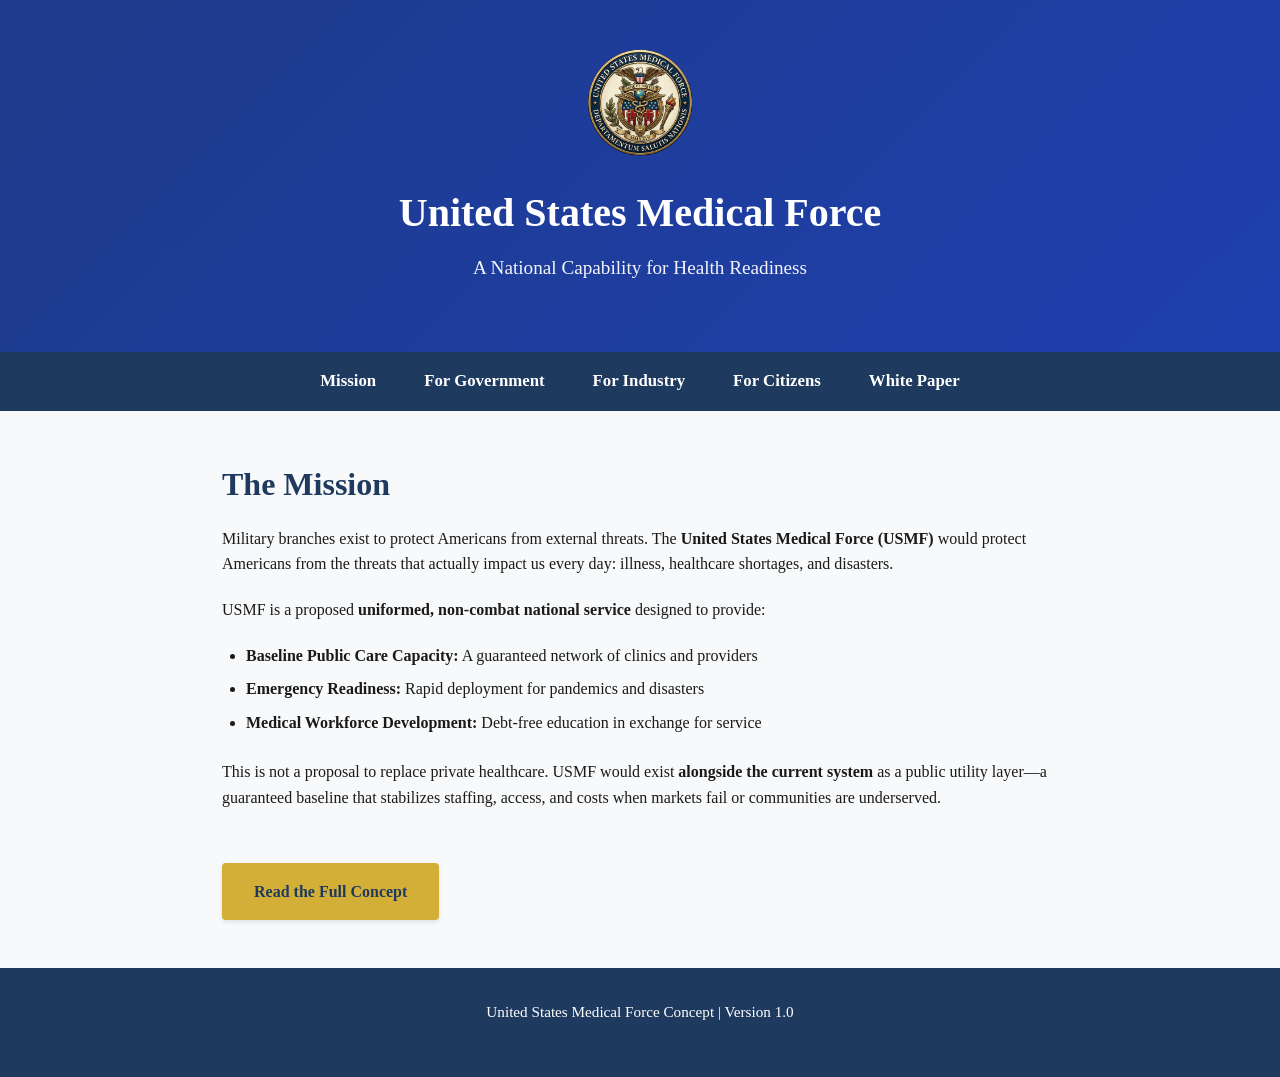
<file: index.html>
<!DOCTYPE html>
<html lang="en">
<head>
    <meta charset="UTF-8">
    <meta name="viewport" content="width=device-width, initial-scale=1.0">
    <title>United States Medical Force - Home</title>
    <link rel="stylesheet" href="style.css">
</head>
<body>
    <header>
        <img src="images/3a890a33-f6cd-41ff-a49e-1f7296e0773b.jpeg" alt="USMF Seal" class="seal">
        <h1>United States Medical Force</h1>
        <p class="tagline">A National Capability for Health Readiness</p>
    </header>

    <nav>
        <a href="index.html">Mission</a>
        <a href="government.html">For Government</a>
        <a href="industry.html">For Industry</a>
        <a href="citizens.html">For Citizens</a>
        <a href="whitepaper.html">White Paper</a>
    </nav>

    <div class="container">
        <h2>The Mission</h2>
        <p>Military branches exist to protect Americans from external threats. The <strong>United States Medical Force (USMF)</strong> would protect Americans from the threats that actually impact us every day: illness, healthcare shortages, and disasters.</p>

        <p>USMF is a proposed <strong>uniformed, non-combat national service</strong> designed to provide:</p>
        <ul>
            <li><strong>Baseline Public Care Capacity:</strong> A guaranteed network of clinics and providers</li>
            <li><strong>Emergency Readiness:</strong> Rapid deployment for pandemics and disasters</li>
            <li><strong>Medical Workforce Development:</strong> Debt-free education in exchange for service</li>
        </ul>

        <p>This is not a proposal to replace private healthcare. USMF would exist <strong>alongside the current system</strong> as a public utility layer—a guaranteed baseline that stabilizes staffing, access, and costs when markets fail or communities are underserved.</p>

        <a href="whitepaper.html" class="cta">Read the Full Concept</a>
    </div>

    <footer>
        <p>United States Medical Force Concept | Version 1.0</p>
    </footer>
</body>
</html>
</file>
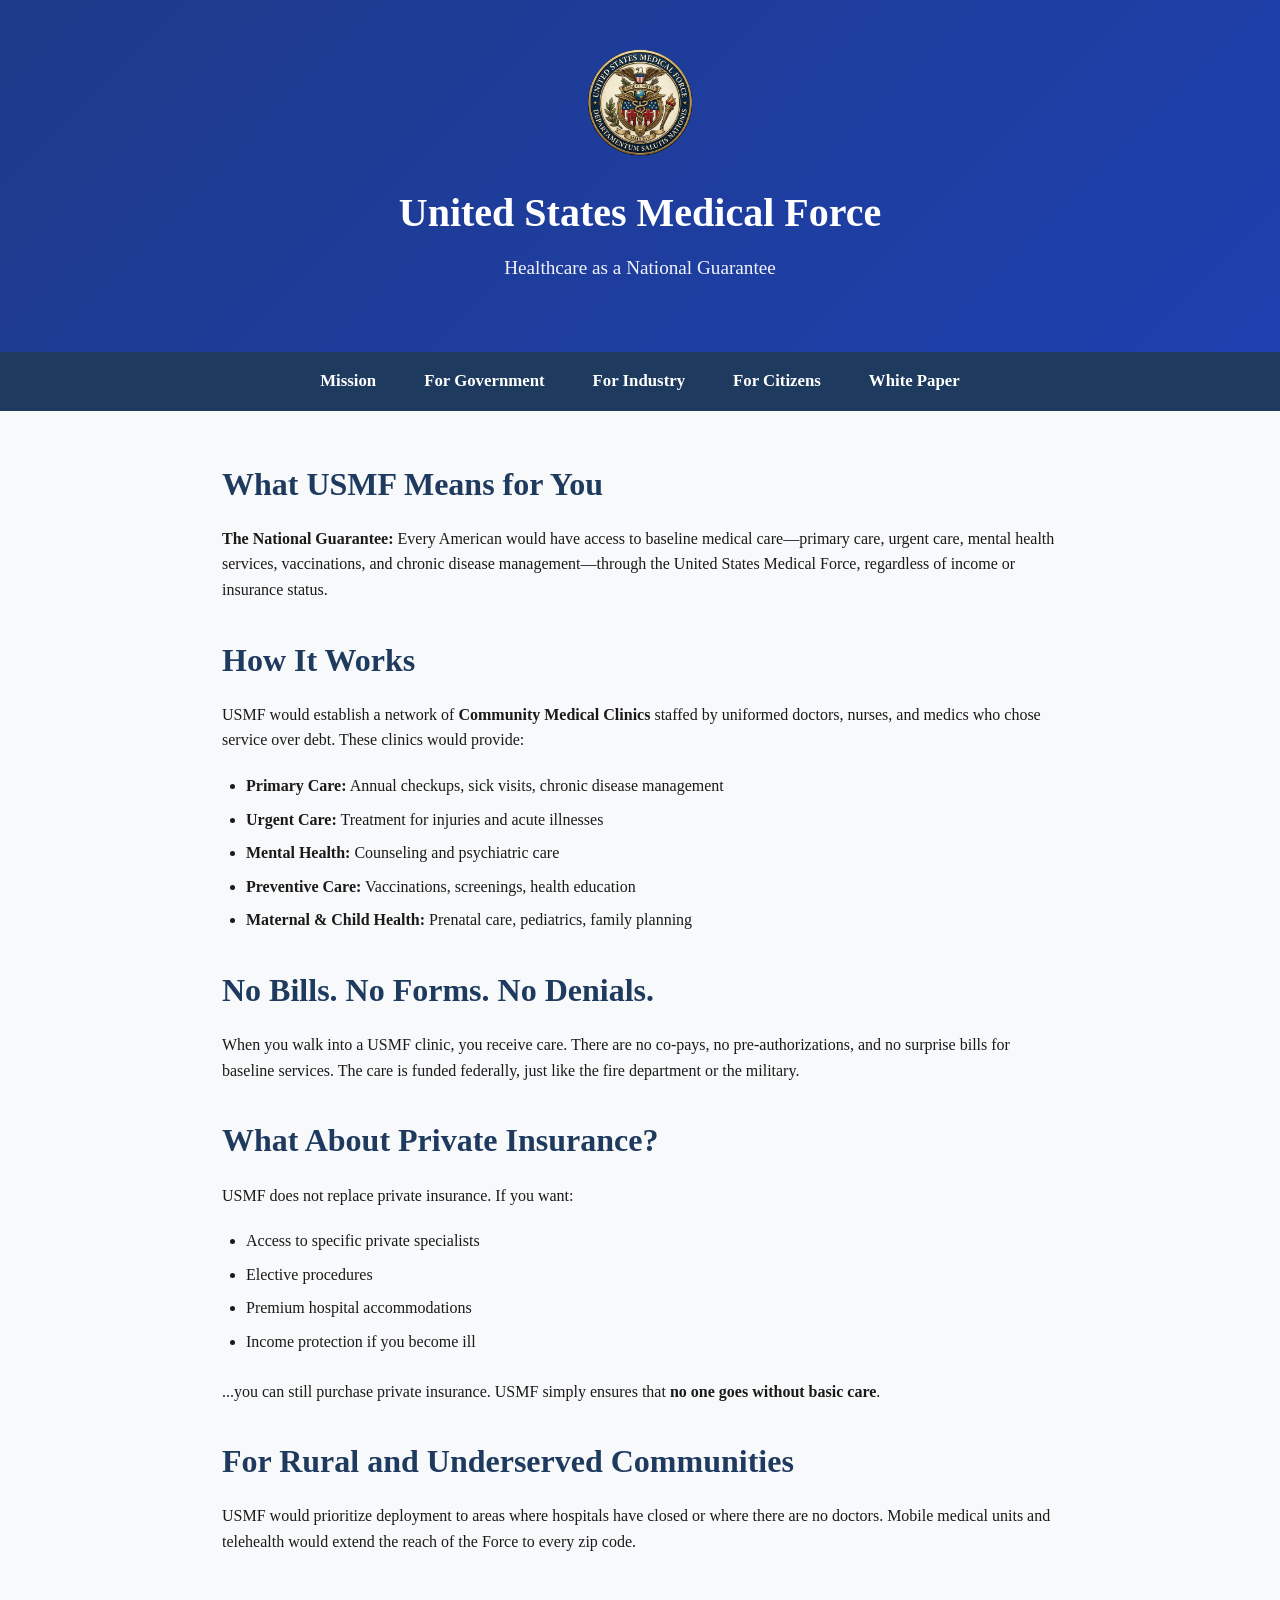
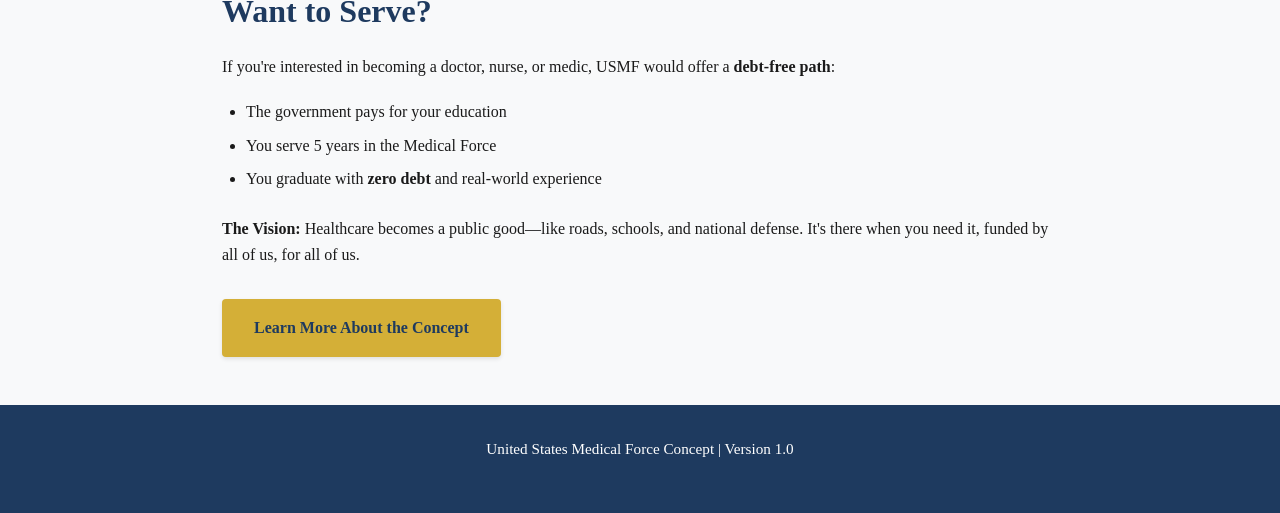
<file: citizens.html>
<!DOCTYPE html>
<html lang="en">
<head>
    <meta charset="UTF-8">
    <meta name="viewport" content="width=device-width, initial-scale=1.0">
    <title>United States Medical Force - Citizen Benefits</title>
    <link rel="stylesheet" href="style.css">
</head>
<body>
    <header>
        <img src="images/3a890a33-f6cd-41ff-a49e-1f7296e0773b.jpeg" alt="USMF Seal" class="seal">
        <h1>United States Medical Force</h1>
        <p class="tagline">Healthcare as a National Guarantee</p>
    </header>

    <nav>
        <a href="index.html">Mission</a>
        <a href="government.html">For Government</a>
        <a href="industry.html">For Industry</a>
        <a href="citizens.html">For Citizens</a>
        <a href="whitepaper.html">White Paper</a>
    </nav>

    <div class="container">
        <h2>What USMF Means for You</h2>

        <div class="promise">
            <strong>The National Guarantee:</strong> Every American would have access to baseline medical care—primary care, urgent care, mental health services, vaccinations, and chronic disease management—through the United States Medical Force, regardless of income or insurance status.
        </div>

        <h2>How It Works</h2>
        <p>USMF would establish a network of <strong>Community Medical Clinics</strong> staffed by uniformed doctors, nurses, and medics who chose service over debt. These clinics would provide:</p>
        <ul>
            <li><strong>Primary Care:</strong> Annual checkups, sick visits, chronic disease management</li>
            <li><strong>Urgent Care:</strong> Treatment for injuries and acute illnesses</li>
            <li><strong>Mental Health:</strong> Counseling and psychiatric care</li>
            <li><strong>Preventive Care:</strong> Vaccinations, screenings, health education</li>
            <li><strong>Maternal & Child Health:</strong> Prenatal care, pediatrics, family planning</li>
        </ul>

        <h2>No Bills. No Forms. No Denials.</h2>
        <p>When you walk into a USMF clinic, you receive care. There are no co-pays, no pre-authorizations, and no surprise bills for baseline services. The care is funded federally, just like the fire department or the military.</p>

        <h2>What About Private Insurance?</h2>
        <p>USMF does not replace private insurance. If you want:</p>
        <ul>
            <li>Access to specific private specialists</li>
            <li>Elective procedures</li>
            <li>Premium hospital accommodations</li>
            <li>Income protection if you become ill</li>
        </ul>
        <p>...you can still purchase private insurance. USMF simply ensures that <strong>no one goes without basic care</strong>.</p>

        <h2>For Rural and Underserved Communities</h2>
        <p>USMF would prioritize deployment to areas where hospitals have closed or where there are no doctors. Mobile medical units and telehealth would extend the reach of the Force to every zip code.</p>

        <h2>Want to Serve?</h2>
        <p>If you're interested in becoming a doctor, nurse, or medic, USMF would offer a <strong>debt-free path</strong>:</p>
        <ul>
            <li>The government pays for your education</li>
            <li>You serve 5 years in the Medical Force</li>
            <li>You graduate with <strong>zero debt</strong> and real-world experience</li>
        </ul>

        <div class="promise">
            <strong>The Vision:</strong> Healthcare becomes a public good—like roads, schools, and national defense. It's there when you need it, funded by all of us, for all of us.
        </div>

        <a href="whitepaper.html" class="cta">Learn More About the Concept</a>
    </div>

    <footer>
        <p>United States Medical Force Concept | Version 1.0</p>
    </footer>
</body>
</html>
</file>
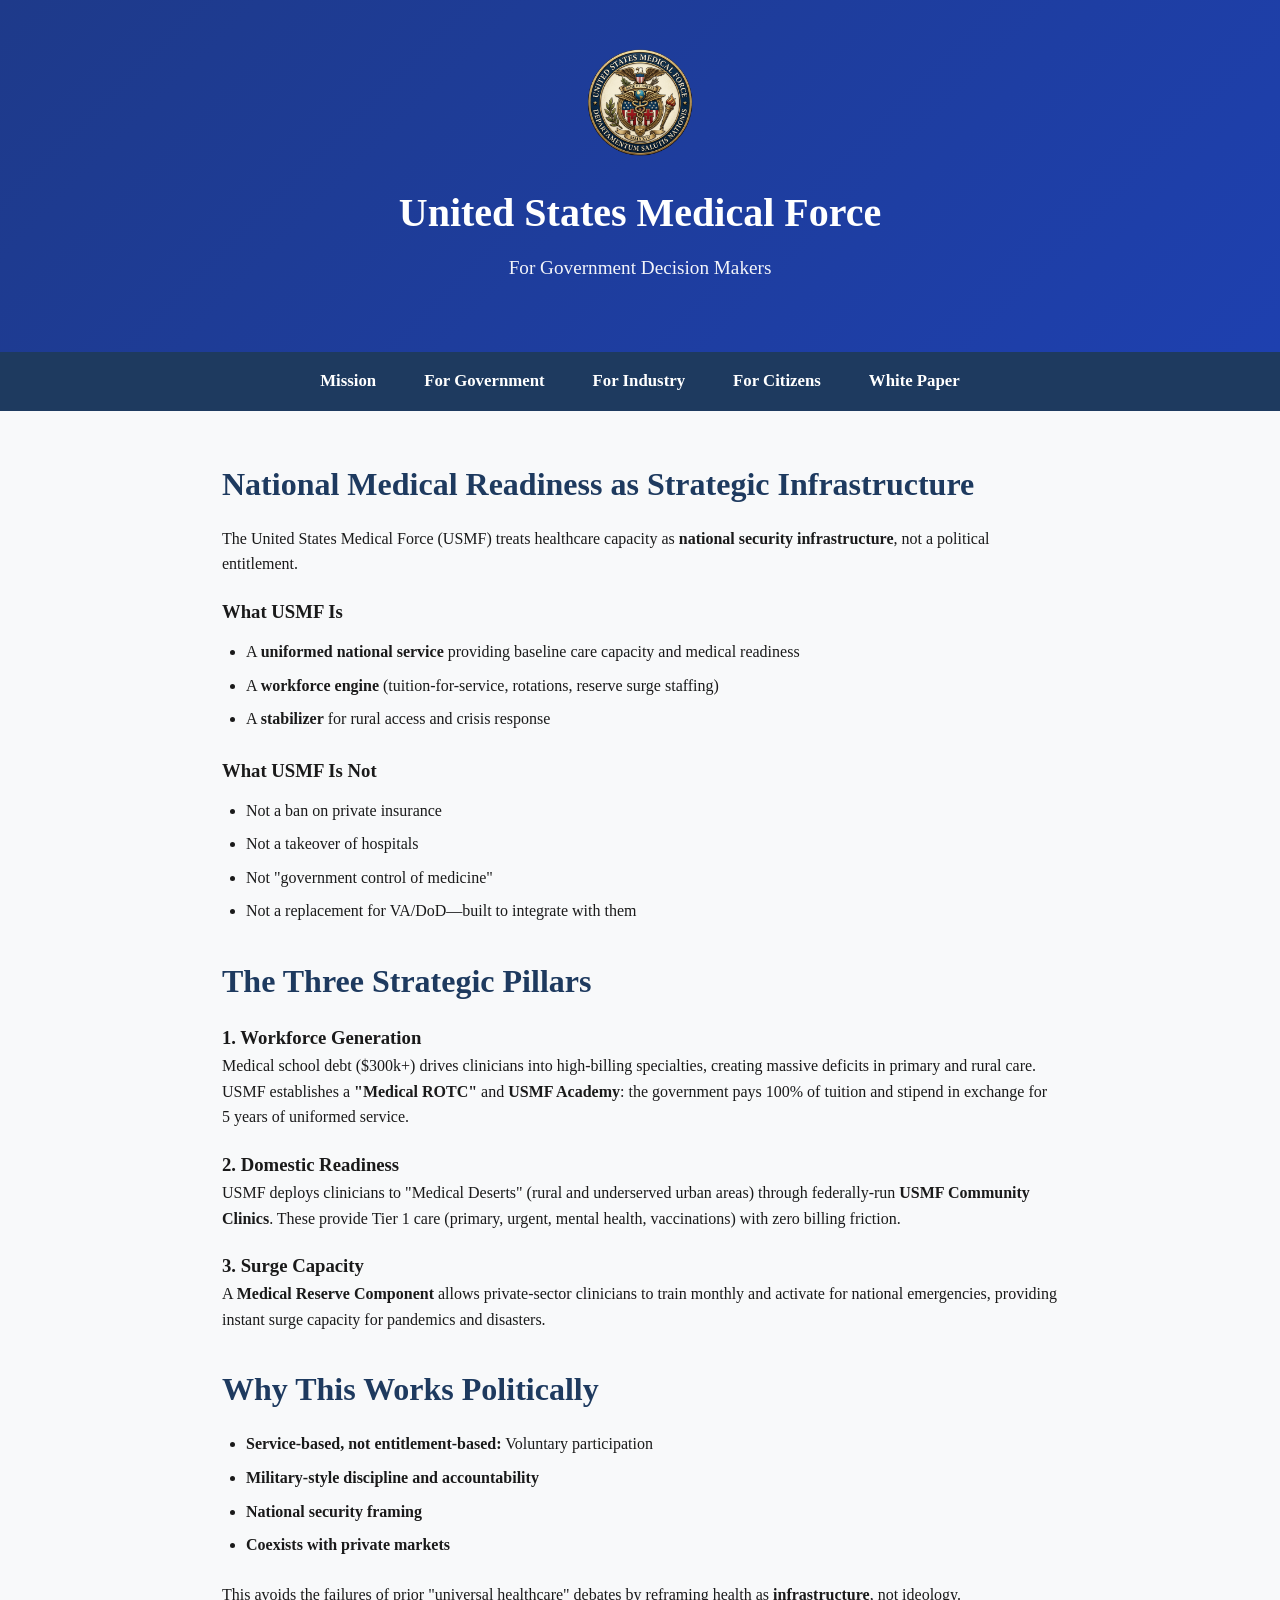
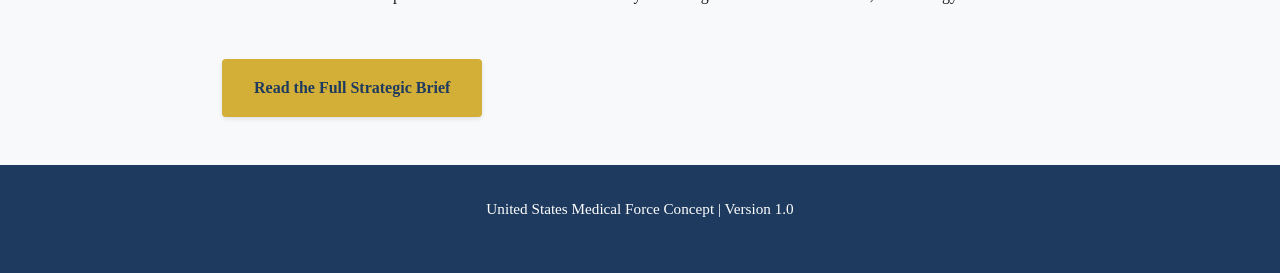
<file: government.html>
<!DOCTYPE html>
<html lang="en">
<head>
    <meta charset="UTF-8">
    <meta name="viewport" content="width=device-width, initial-scale=1.0">
    <title>United States Medical Force - Government Impact</title>
    <link rel="stylesheet" href="style.css">
</head>
<body>
    <header>
        <img src="images/3a890a33-f6cd-41ff-a49e-1f7296e0773b.jpeg" alt="USMF Seal" class="seal">
        <h1>United States Medical Force</h1>
        <p class="tagline">For Government Decision Makers</p>
    </header>

    <nav>
        <a href="index.html">Mission</a>
        <a href="government.html">For Government</a>
        <a href="industry.html">For Industry</a>
        <a href="citizens.html">For Citizens</a>
        <a href="whitepaper.html">White Paper</a>
    </nav>

    <div class="container">
        <h2>National Medical Readiness as Strategic Infrastructure</h2>
        <p>The United States Medical Force (USMF) treats healthcare capacity as <strong>national security infrastructure</strong>, not a political entitlement.</p>

        <div class="box">
            <h3>What USMF Is</h3>
            <ul>
                <li>A <strong>uniformed national service</strong> providing baseline care capacity and medical readiness</li>
                <li>A <strong>workforce engine</strong> (tuition-for-service, rotations, reserve surge staffing)</li>
                <li>A <strong>stabilizer</strong> for rural access and crisis response</li>
            </ul>
        </div>

        <div class="box">
            <h3>What USMF Is Not</h3>
            <ul>
                <li>Not a ban on private insurance</li>
                <li>Not a takeover of hospitals</li>
                <li>Not "government control of medicine"</li>
                <li>Not a replacement for VA/DoD—built to integrate with them</li>
            </ul>
        </div>

        <h2>The Three Strategic Pillars</h2>

        <h3>1. Workforce Generation</h3>
        <p>Medical school debt ($300k+) drives clinicians into high-billing specialties, creating massive deficits in primary and rural care. USMF establishes a <strong>"Medical ROTC"</strong> and <strong>USMF Academy</strong>: the government pays 100% of tuition and stipend in exchange for 5 years of uniformed service.</p>

        <h3>2. Domestic Readiness</h3>
        <p>USMF deploys clinicians to "Medical Deserts" (rural and underserved urban areas) through federally-run <strong>USMF Community Clinics</strong>. These provide Tier 1 care (primary, urgent, mental health, vaccinations) with zero billing friction.</p>

        <h3>3. Surge Capacity</h3>
        <p>A <strong>Medical Reserve Component</strong> allows private-sector clinicians to train monthly and activate for national emergencies, providing instant surge capacity for pandemics and disasters.</p>

        <h2>Why This Works Politically</h2>
        <ul>
            <li><strong>Service-based, not entitlement-based:</strong> Voluntary participation</li>
            <li><strong>Military-style discipline and accountability</strong></li>
            <li><strong>National security framing</strong></li>
            <li><strong>Coexists with private markets</strong></li>
        </ul>

        <p>This avoids the failures of prior "universal healthcare" debates by reframing health as <strong>infrastructure</strong>, not ideology.</p>

        <a href="whitepaper.html" class="cta">Read the Full Strategic Brief</a>
    </div>

    <footer>
        <p>United States Medical Force Concept | Version 1.0</p>
    </footer>
</body>
</html>
</file>
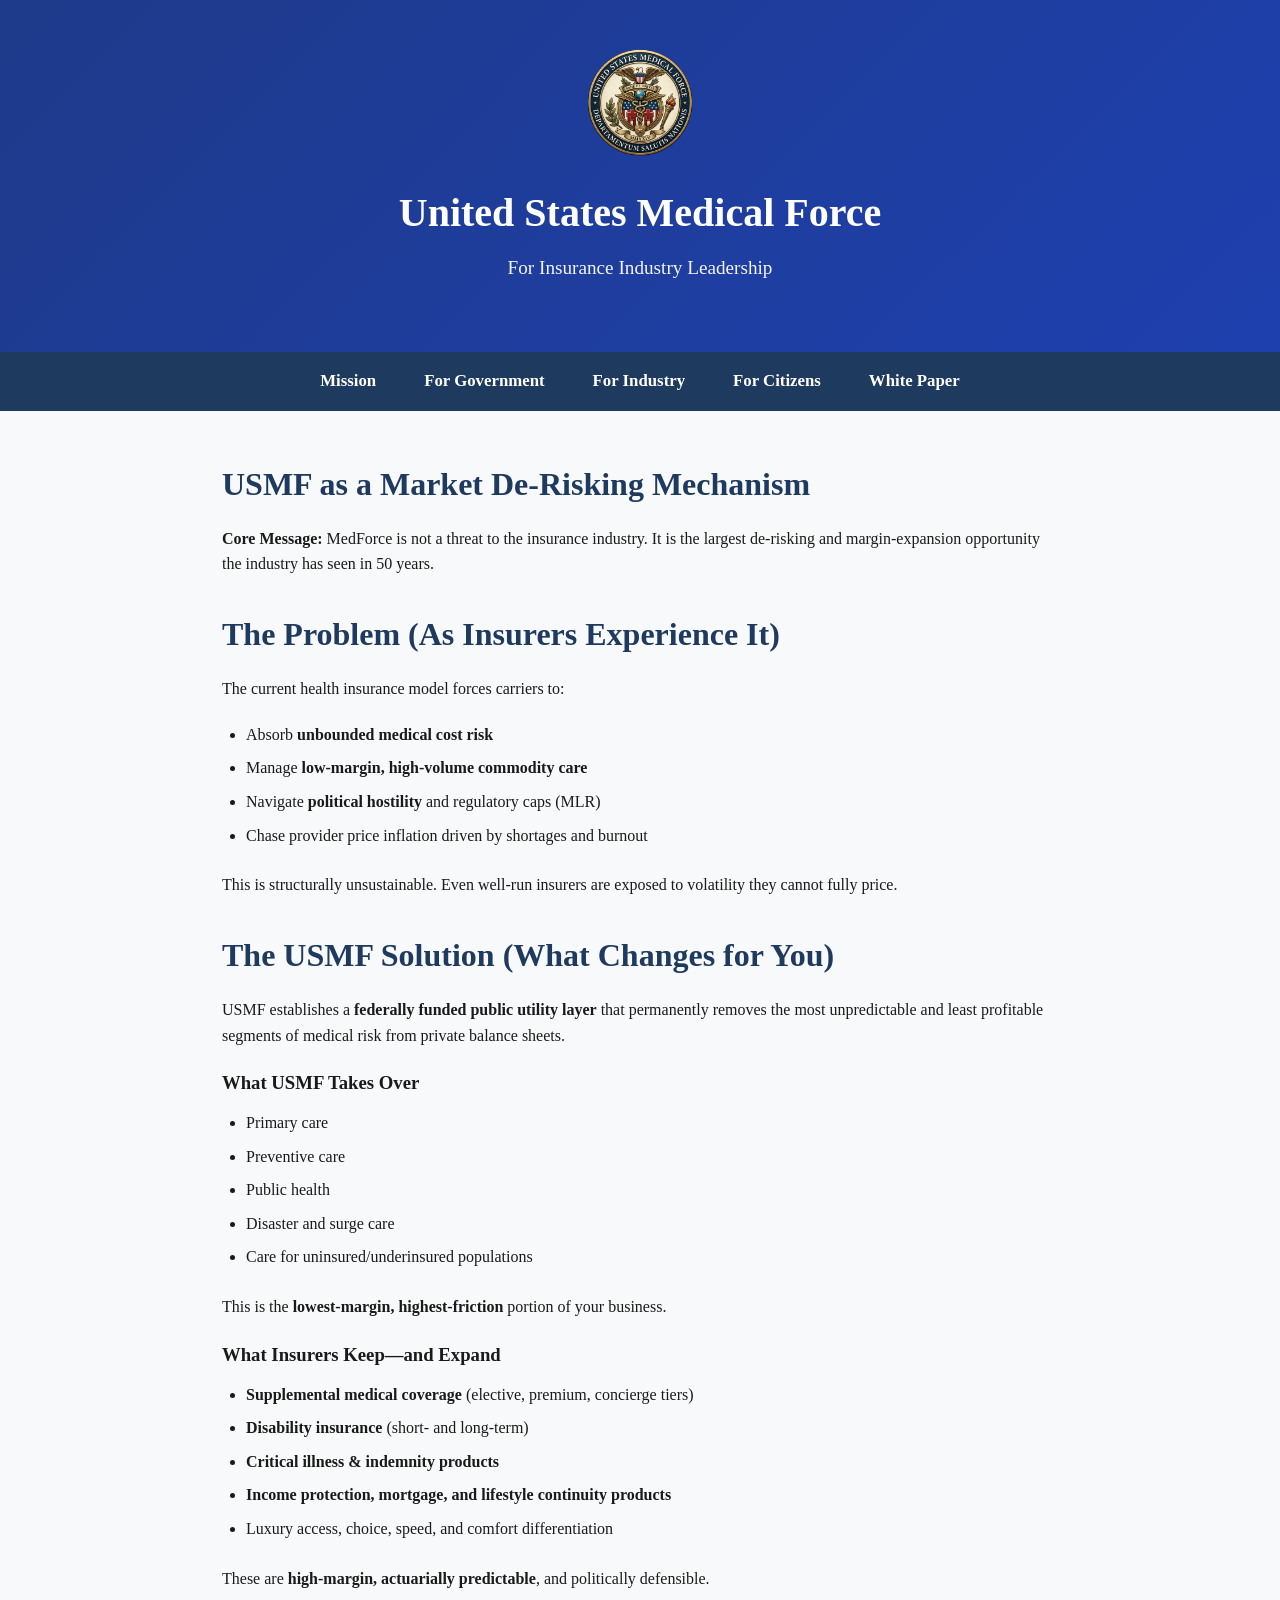
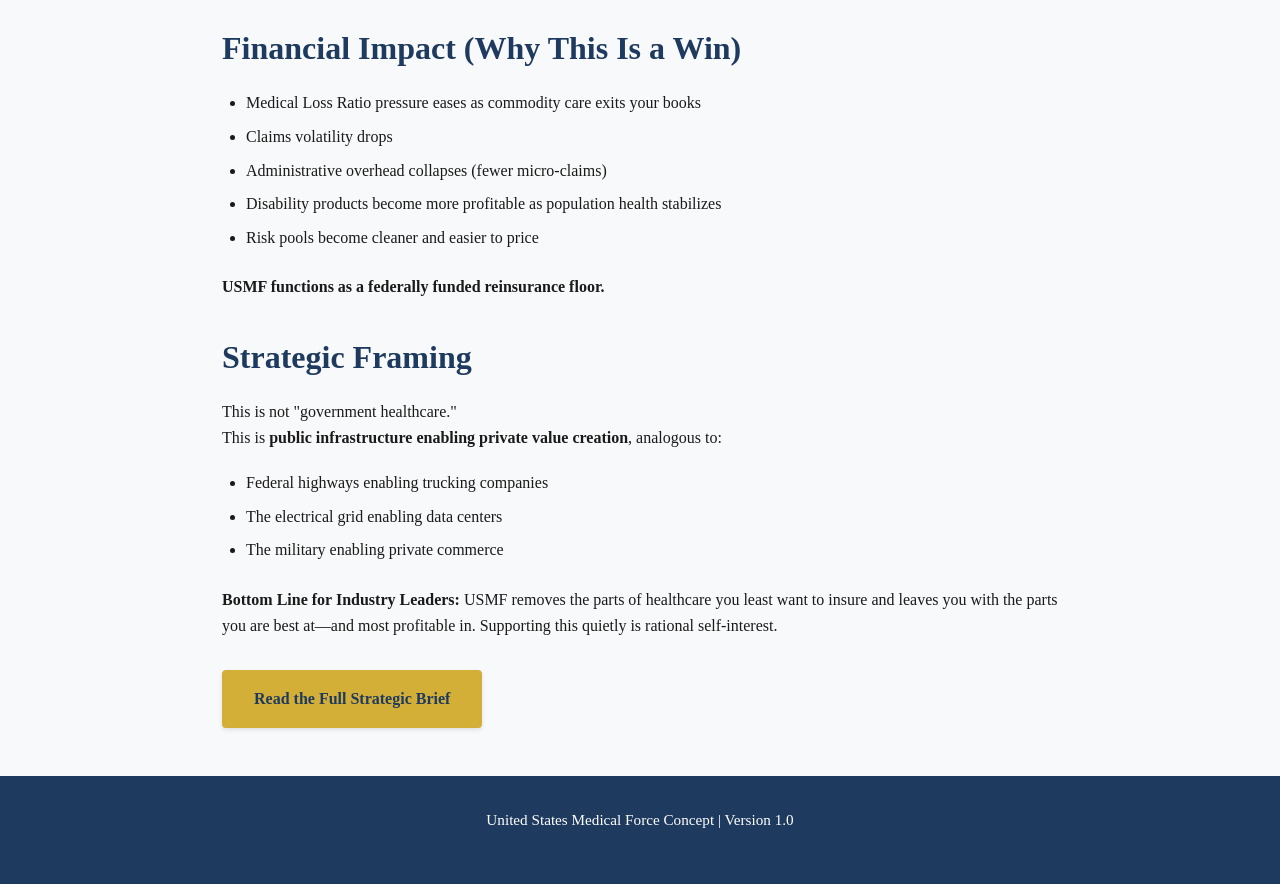
<file: industry.html>
<!DOCTYPE html>
<html lang="en">
<head>
    <meta charset="UTF-8">
    <meta name="viewport" content="width=device-width, initial-scale=1.0">
    <title>United States Medical Force - For Insurers</title>
    <link rel="stylesheet" href="style.css">
</head>

<body>
    <header>
        <img src="images/3a890a33-f6cd-41ff-a49e-1f7296e0773b.jpeg" alt="USMF Seal" class="seal">
        <h1>United States Medical Force</h1>
        <p class="tagline">For Insurance Industry Leadership</p>
    </header>

    <nav>
        <a href="index.html">Mission</a>
        <a href="government.html">For Government</a>
        <a href="industry.html">For Industry</a>
        <a href="citizens.html">For Citizens</a>
        <a href="whitepaper.html">White Paper</a>
    </nav>

    <div class="container">
        <h2>USMF as a Market De-Risking Mechanism</h2>

        <div class="highlight">
            <strong>Core Message:</strong> MedForce is not a threat to the insurance industry. It is the largest de-risking and margin-expansion opportunity the industry has seen in 50 years.
        </div>

        <h2>The Problem (As Insurers Experience It)</h2>
        <p>The current health insurance model forces carriers to:</p>
        <ul>
            <li>Absorb <strong>unbounded medical cost risk</strong></li>
            <li>Manage <strong>low-margin, high-volume commodity care</strong></li>
            <li>Navigate <strong>political hostility</strong> and regulatory caps (MLR)</li>
            <li>Chase provider price inflation driven by shortages and burnout</li>
        </ul>
        <p>This is structurally unsustainable. Even well-run insurers are exposed to volatility they cannot fully price.</p>

        <h2>The USMF Solution (What Changes for You)</h2>
        <p>USMF establishes a <strong>federally funded public utility layer</strong> that permanently removes the most unpredictable and least profitable segments of medical risk from private balance sheets.</p>

        <h3>What USMF Takes Over</h3>
        <ul>
            <li>Primary care</li>
            <li>Preventive care</li>
            <li>Public health</li>
            <li>Disaster and surge care</li>
            <li>Care for uninsured/underinsured populations</li>
        </ul>
        <p>This is the <strong>lowest-margin, highest-friction</strong> portion of your business.</p>

        <h3>What Insurers Keep—and Expand</h3>
        <ul>
            <li><strong>Supplemental medical coverage</strong> (elective, premium, concierge tiers)</li>
            <li><strong>Disability insurance</strong> (short- and long-term)</li>
            <li><strong>Critical illness & indemnity products</strong></li>
            <li><strong>Income protection, mortgage, and lifestyle continuity products</strong></li>
            <li>Luxury access, choice, speed, and comfort differentiation</li>
        </ul>
        <p>These are <strong>high-margin, actuarially predictable</strong>, and politically defensible.</p>

        <h2>Financial Impact (Why This Is a Win)</h2>
        <ul>
            <li>Medical Loss Ratio pressure eases as commodity care exits your books</li>
            <li>Claims volatility drops</li>
            <li>Administrative overhead collapses (fewer micro-claims)</li>
            <li>Disability products become more profitable as population health stabilizes</li>
            <li>Risk pools become cleaner and easier to price</li>
        </ul>

        <div class="highlight">
            <strong>USMF functions as a federally funded reinsurance floor.</strong>
        </div>

        <h2>Strategic Framing</h2>
        <p>This is not "government healthcare."<br>
        This is <strong>public infrastructure enabling private value creation</strong>, analogous to:</p>
        <ul>
            <li>Federal highways enabling trucking companies</li>
            <li>The electrical grid enabling data centers</li>
            <li>The military enabling private commerce</li>
        </ul>

        <div class="highlight">
            <strong>Bottom Line for Industry Leaders:</strong> USMF removes the parts of healthcare you least want to insure and leaves you with the parts you are best at—and most profitable in. Supporting this quietly is rational self-interest.
        </div>

        <a href="whitepaper.html" class="cta">Read the Full Strategic Brief</a>
    </div>

    <footer>
        <p>United States Medical Force Concept | Version 1.0</p>
    </footer>
</body>
</html>
</file>
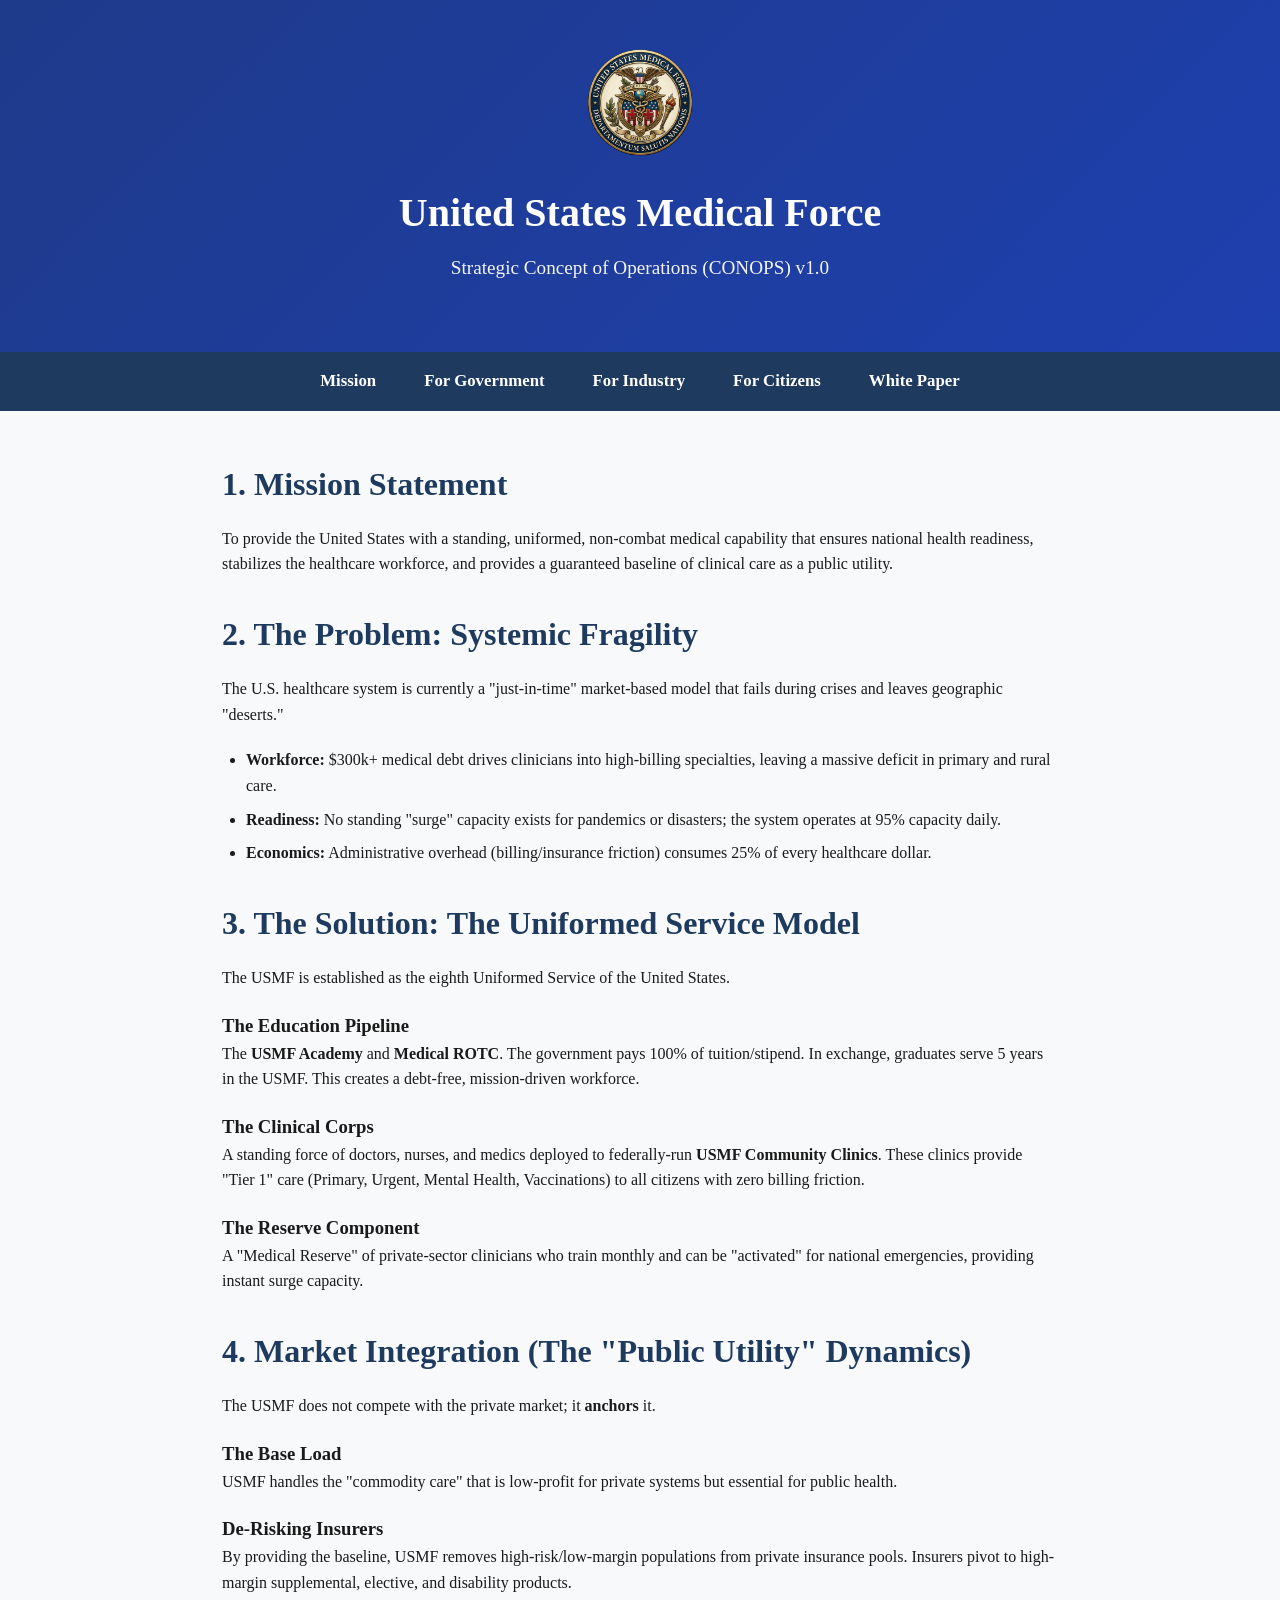
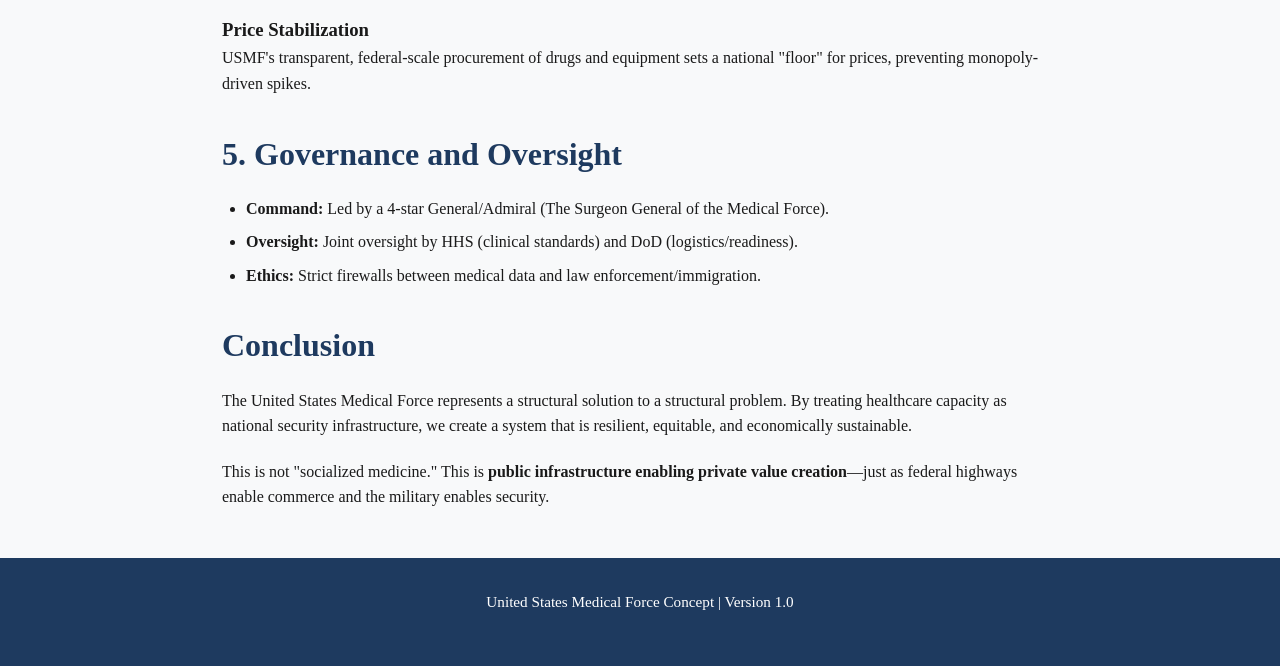
<file: whitepaper.html>
<!DOCTYPE html>
<html lang="en">
<head>
    <meta charset="UTF-8">
    <meta name="viewport" content="width=device-width, initial-scale=1.0">
    <title>United States Medical Force - Whitepaper</title>
    <link rel="stylesheet" href="style.css">
</head>
<body>
    <header>
        <img src="images/3a890a33-f6cd-41ff-a49e-1f7296e0773b.jpeg" alt="USMF Seal" class="seal">
        <h1>United States Medical Force</h1>
        <p class="tagline">Strategic Concept of Operations (CONOPS) v1.0</p>
    </header>

    <nav>
        <a href="index.html">Mission</a>
        <a href="government.html">For Government</a>
        <a href="industry.html">For Industry</a>
        <a href="citizens.html">For Citizens</a>
        <a href="whitepaper.html">White Paper</a>
    </nav>

    <div class="container">
        <div class="section">
            <h2>1. Mission Statement</h2>
            <p>To provide the United States with a standing, uniformed, non-combat medical capability that ensures national health readiness, stabilizes the healthcare workforce, and provides a guaranteed baseline of clinical care as a public utility.</p>
        </div>

        <div class="section">
            <h2>2. The Problem: Systemic Fragility</h2>
            <p>The U.S. healthcare system is currently a "just-in-time" market-based model that fails during crises and leaves geographic "deserts."</p>
            <ul>
                <li><strong>Workforce:</strong> $300k+ medical debt drives clinicians into high-billing specialties, leaving a massive deficit in primary and rural care.</li>
                <li><strong>Readiness:</strong> No standing "surge" capacity exists for pandemics or disasters; the system operates at 95% capacity daily.</li>
                <li><strong>Economics:</strong> Administrative overhead (billing/insurance friction) consumes 25% of every healthcare dollar.</li>
            </ul>
        </div>

        <div class="section">
            <h2>3. The Solution: The Uniformed Service Model</h2>
            <p>The USMF is established as the eighth Uniformed Service of the United States.</p>

            <h3>The Education Pipeline</h3>
            <p>The <strong>USMF Academy</strong> and <strong>Medical ROTC</strong>. The government pays 100% of tuition/stipend. In exchange, graduates serve 5 years in the USMF. This creates a debt-free, mission-driven workforce.</p>

            <h3>The Clinical Corps</h3>
            <p>A standing force of doctors, nurses, and medics deployed to federally-run <strong>USMF Community Clinics</strong>. These clinics provide "Tier 1" care (Primary, Urgent, Mental Health, Vaccinations) to all citizens with zero billing friction.</p>

            <h3>The Reserve Component</h3>
            <p>A "Medical Reserve" of private-sector clinicians who train monthly and can be "activated" for national emergencies, providing instant surge capacity.</p>
        </div>

        <div class="section">
            <h2>4. Market Integration (The "Public Utility" Dynamics)</h2>
            <p>The USMF does not compete with the private market; it <strong>anchors</strong> it.</p>

            <h3>The Base Load</h3>
            <p>USMF handles the "commodity care" that is low-profit for private systems but essential for public health.</p>

            <h3>De-Risking Insurers</h3>
            <p>By providing the baseline, USMF removes high-risk/low-margin populations from private insurance pools. Insurers pivot to high-margin supplemental, elective, and disability products.</p>

            <h3>Price Stabilization</h3>
            <p>USMF's transparent, federal-scale procurement of drugs and equipment sets a national "floor" for prices, preventing monopoly-driven spikes.</p>
        </div>

        <div class="section">
            <h2>5. Governance and Oversight</h2>
            <ul>
                <li><strong>Command:</strong> Led by a 4-star General/Admiral (The Surgeon General of the Medical Force).</li>
                <li><strong>Oversight:</strong> Joint oversight by HHS (clinical standards) and DoD (logistics/readiness).</li>
                <li><strong>Ethics:</strong> Strict firewalls between medical data and law enforcement/immigration.</li>
            </ul>
        </div>

        <div class="section">
            <h2>Conclusion</h2>
            <p>The United States Medical Force represents a structural solution to a structural problem. By treating healthcare capacity as national security infrastructure, we create a system that is resilient, equitable, and economically sustainable.</p>
            <p>This is not "socialized medicine." This is <strong>public infrastructure enabling private value creation</strong>—just as federal highways enable commerce and the military enables security.</p>
        </div>
    </div>

    <footer>
        <p>United States Medical Force Concept | Version 1.0</p>
    </footer>
</body>
</html>
</file>
<file: style.css>
/* ==========================================================================
   1. Reset & Base Styles
   ========================================================================== */
* {
    margin: 0;
    padding: 0;
    box-sizing: border-box;
}

body {
    font-family: 'Georgia', serif;
    line-height: 1.6;
    color: #1a1a1a;
    background: #f8f9fa;
    -webkit-font-smoothing: antialiased;
}

/* ==========================================================================
   2. Header & Branding (Mobile-First)
   ========================================================================== */
header {
    background: linear-gradient(135deg, #1e3a8a 0%, #1e40af 100%);
    color: white;
    padding: 2.5rem 1.5rem; /* Slightly tighter padding for mobile screens */
    text-align: center;
}

.seal {
    width: 100%;
    max-width: 150px; /* Scaled down slightly for mobile layout */
    margin: 0 auto 1.5rem;
    display: block;
    height: auto;
}

h1 {
    font-size: 1.8rem; /* Scaled down for mobile text wrapping */
    font-weight: 700;
    line-height: 1.2;
}

.tagline {
    font-size: 1.1rem;
    margin-top: 0.75rem;
    opacity: 0.95;
}

/* ==========================================================================
   3. Navigation (Mobile-First Stacked Layout)
   ========================================================================== */
nav {
    background: #1e3a5f;
    padding: 0.5rem;
    display: flex;
    flex-direction: column; /* Stacked links on mobile for easier tapping */
    align-items: center;
}

nav a {
    color: white;
    text-decoration: none;
    padding: 0.75rem 0; /* Clear touch targets */
    width: 100%;
    text-align: center;
    font-weight: 600;
    font-size: 1.05rem;
    transition: background-color 0.2s ease;
}

nav a:hover, 
nav a:focus {
    background-color: rgba(255, 255, 255, 0.1);
    text-decoration: underline;
}

/* ==========================================================================
   4. Main Content & Layout
   ========================================================================== */
.container {
    width: 100%;
    max-width: 900px;
    margin: 2rem auto;
    padding: 0 1.5rem; /* Comfortable padding for small viewports */
}

h2 {
    color: #1e3a5f;
    font-size: 1.6rem;
    margin-top: 1.5rem;
    margin-bottom: 1rem;
}

p {
    margin-bottom: 1.25rem;
}

ul {
    margin-left: 1.5rem;
    margin-top: 0.75rem;
    margin-bottom: 1.5rem;
}

li {
    margin-bottom: 0.5rem;
}

/* Call to Action Button */
.cta {
    background: #d4af37;
    color: #1e3a5f;
    padding: 1rem 2rem;
    text-decoration: none;
    display: block; /* Full width button on mobile for better mobile UX */
    text-align: center;
    margin-top: 2rem;
    font-weight: 700;
    border-radius: 4px;
    box-shadow: 0 2px 4px rgba(0,0,0,0.1);
    transition: background 0.2s ease, transform 0.1s ease;
}

.cta:hover,
.cta:focus {
    background: #c19b2b;
}

/* ==========================================================================
   5. Footer
   ========================================================================== */
footer {
    background: #1e3a5f;
    color: white;
    text-align: center;
    padding: 2rem 1.5rem;
    margin-top: 3rem;
    font-size: 0.95rem;
}


/* ==========================================================================
   6. Responsive Tablet & Desktop Adjustments (Media Query)
   ========================================================================== */
@media screen and (min-width: 768px) {
    header {
        padding: 3rem 2rem;
    }

    .seal {
        max-width: 200px;
        margin-bottom: 2rem;
    }

    h1 {
        font-size: 2.5rem;
    }

    .tagline {
        font-size: 1.2rem;
        margin-top: 1rem;
    }

    /* Convert navigation to an inline row layout */
    nav {
        flex-direction: row;
        justify-content: center;
        padding: 1rem;
    }

    nav a {
        width: auto;
        margin: 0 1.5rem;
        padding: 0;
    }
    
    nav a:hover,
    nav a:focus {
        background-color: transparent;
    }

    .container {
        margin: 3rem auto;
        padding: 0 2rem;
    }

    h2 {
        font-size: 2rem;
        margin-top: 2rem;
    }

    /* Return button to inline block on larger screens */
    .cta {
        display: inline-block;
    }
}
</file>
